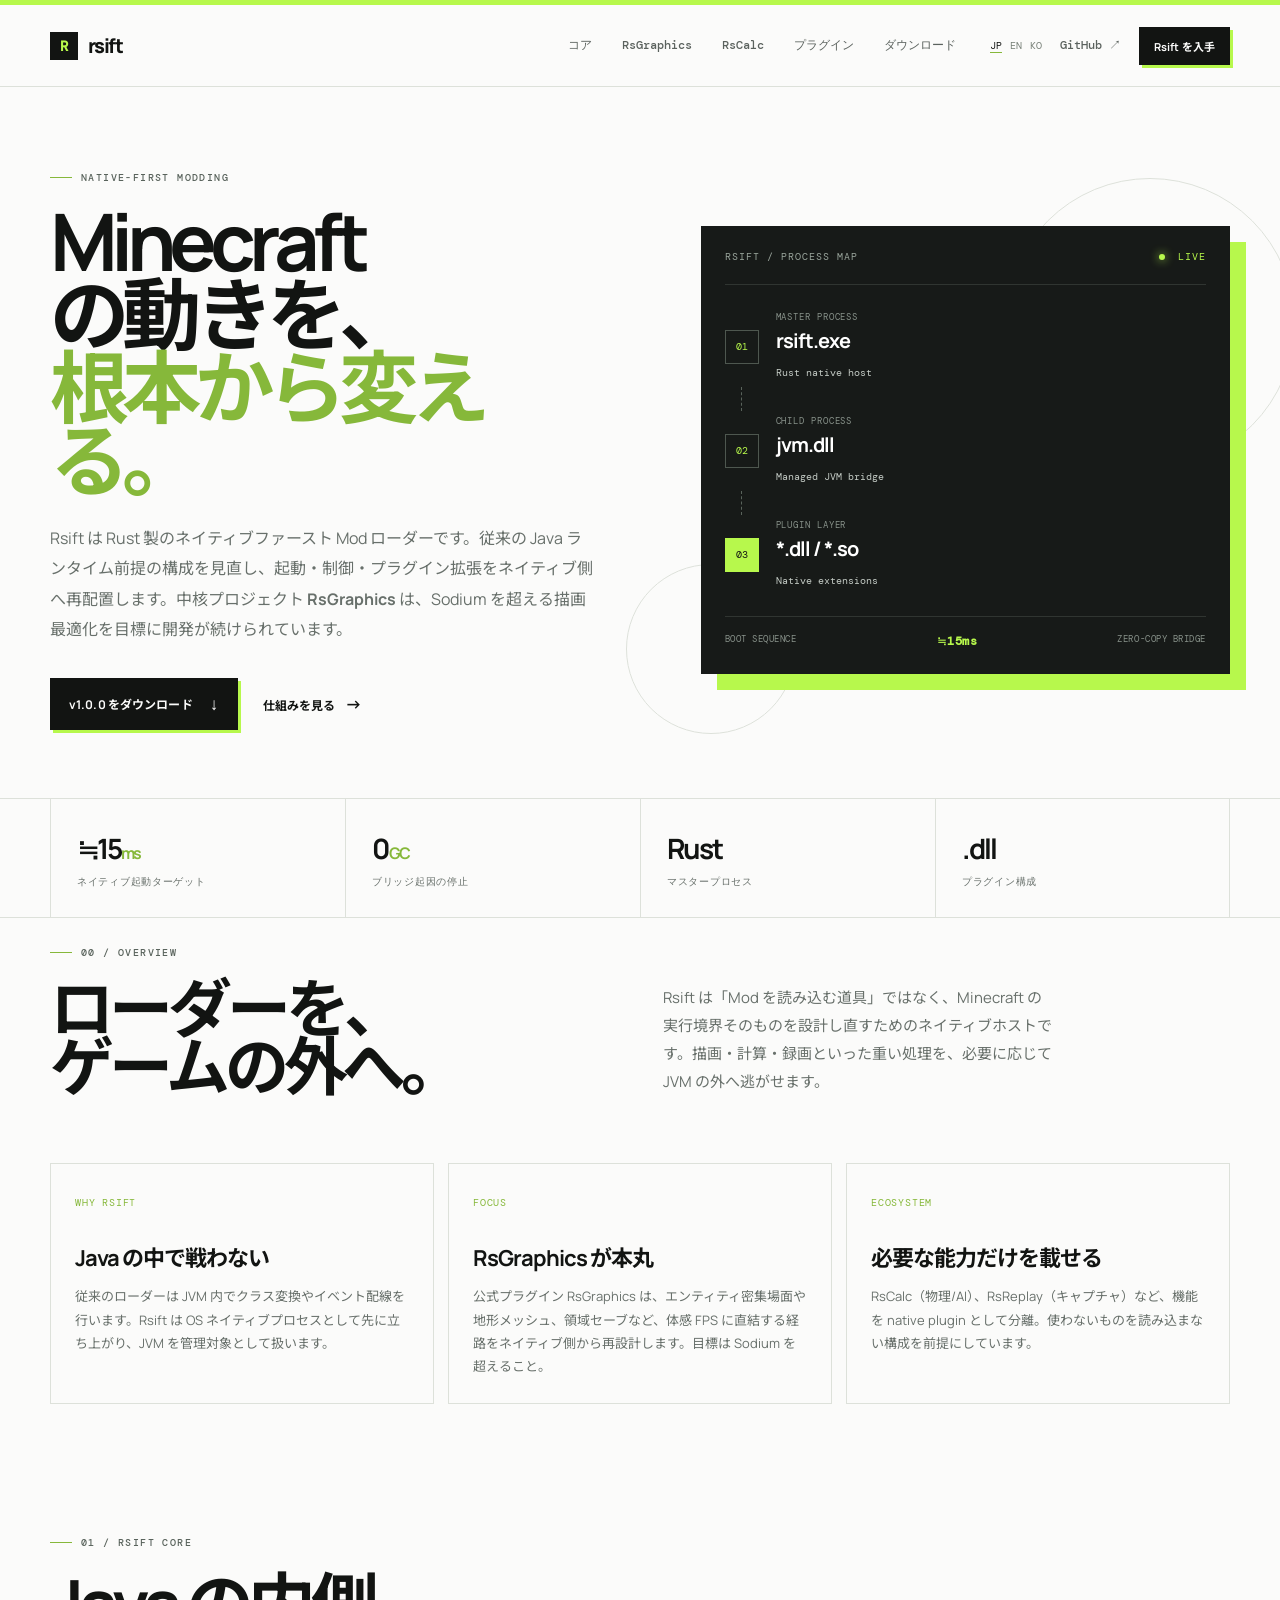
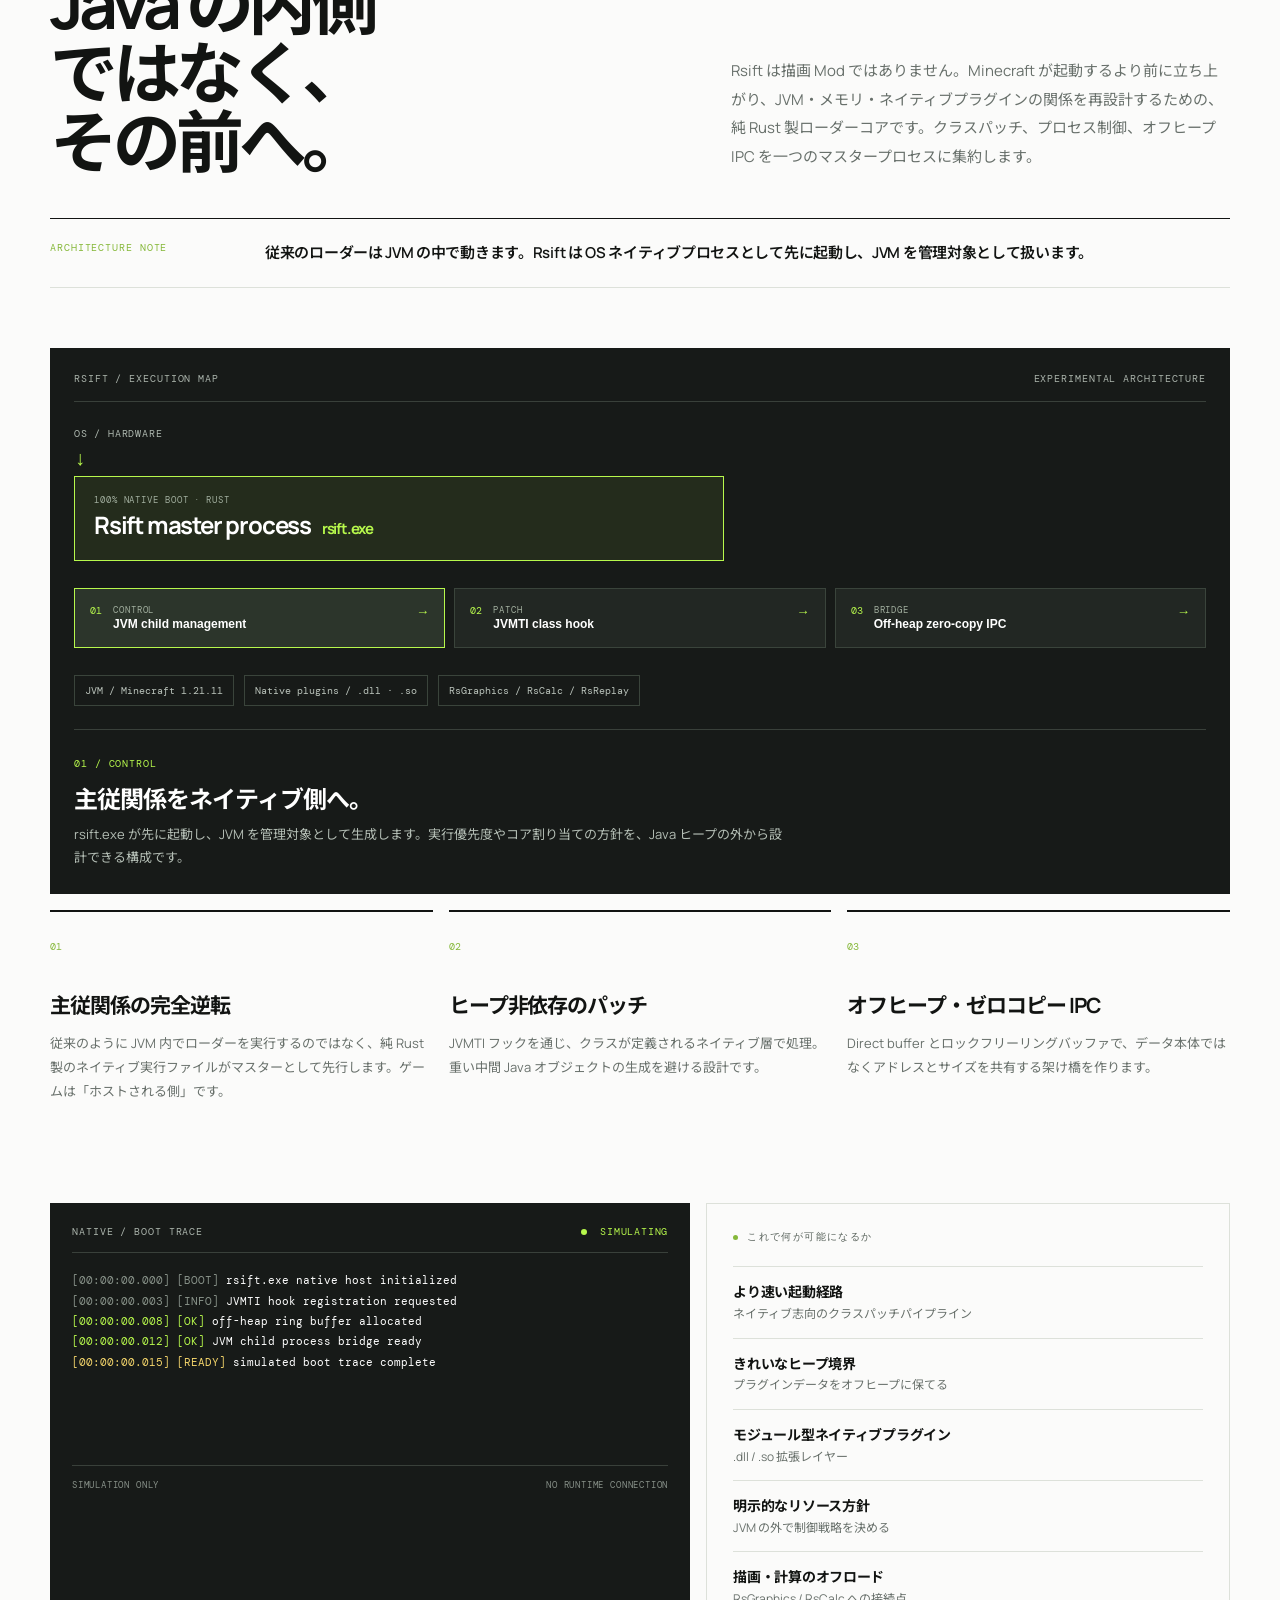
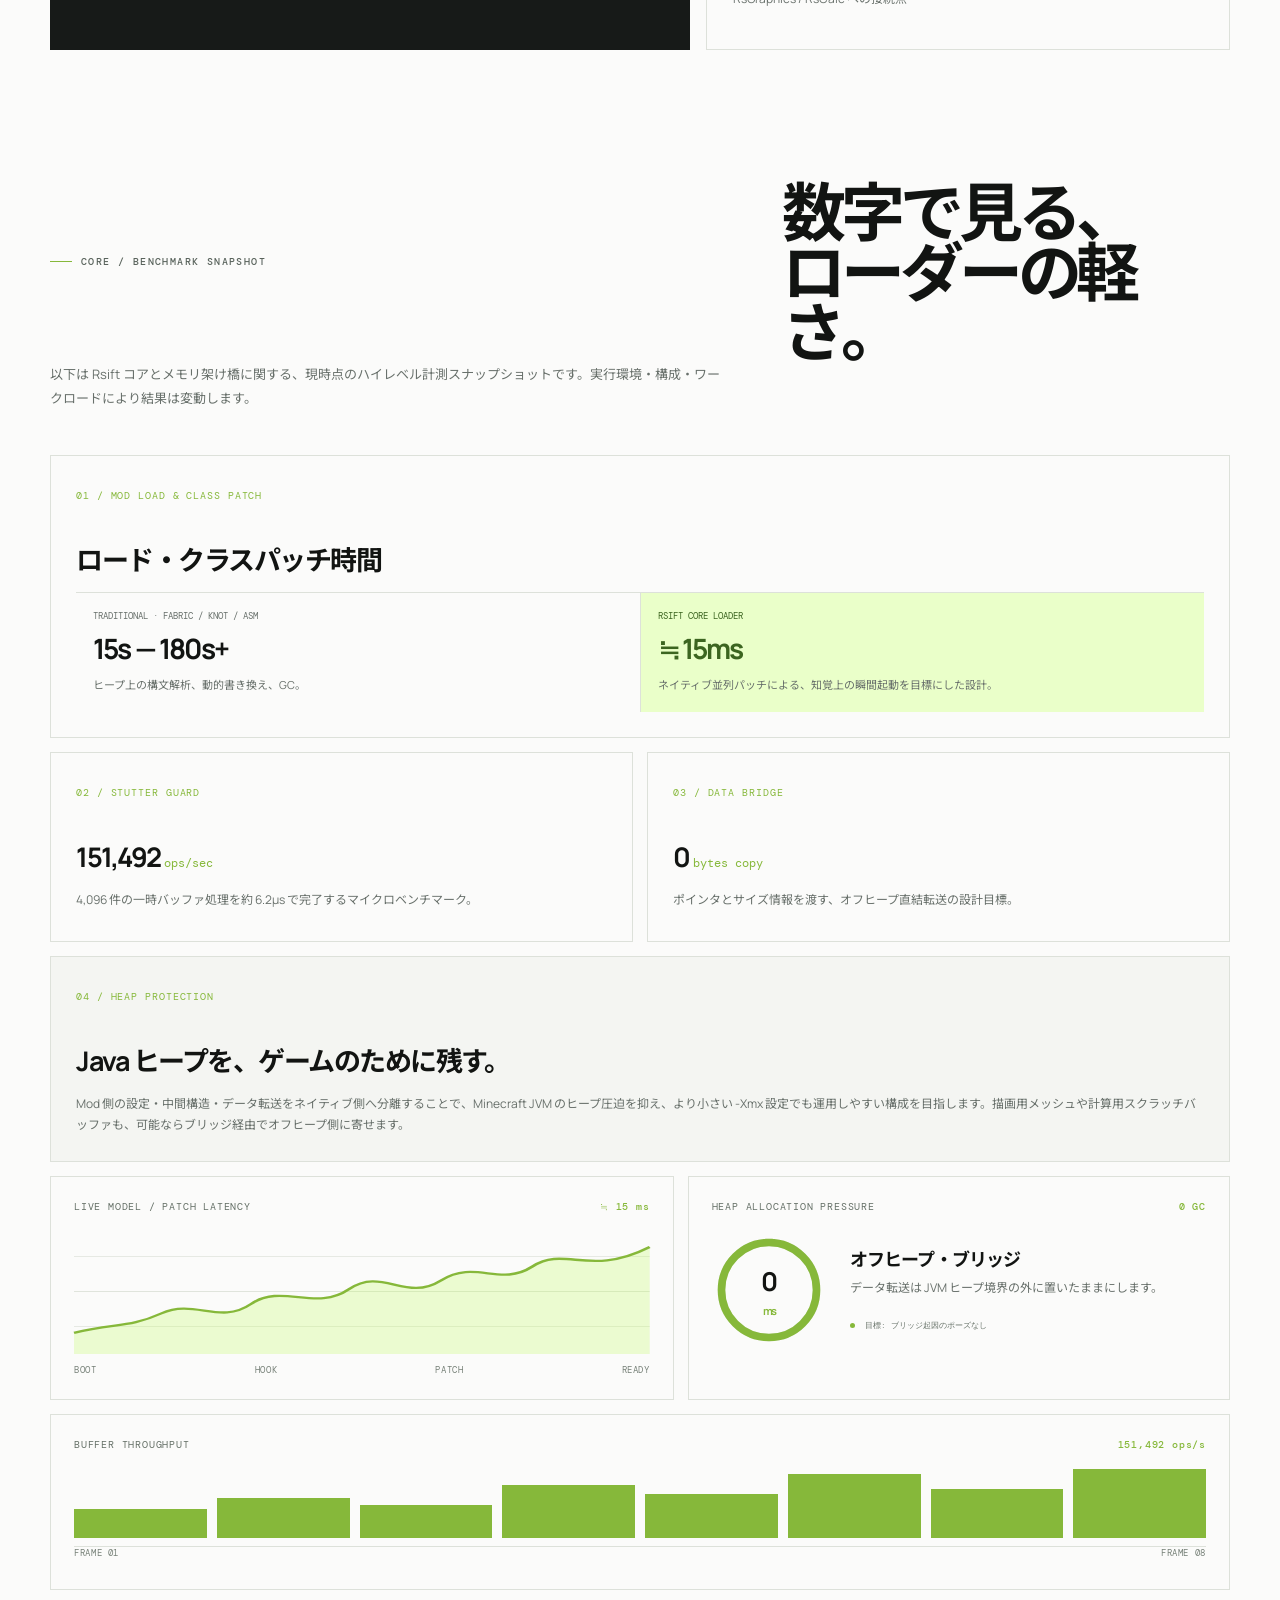
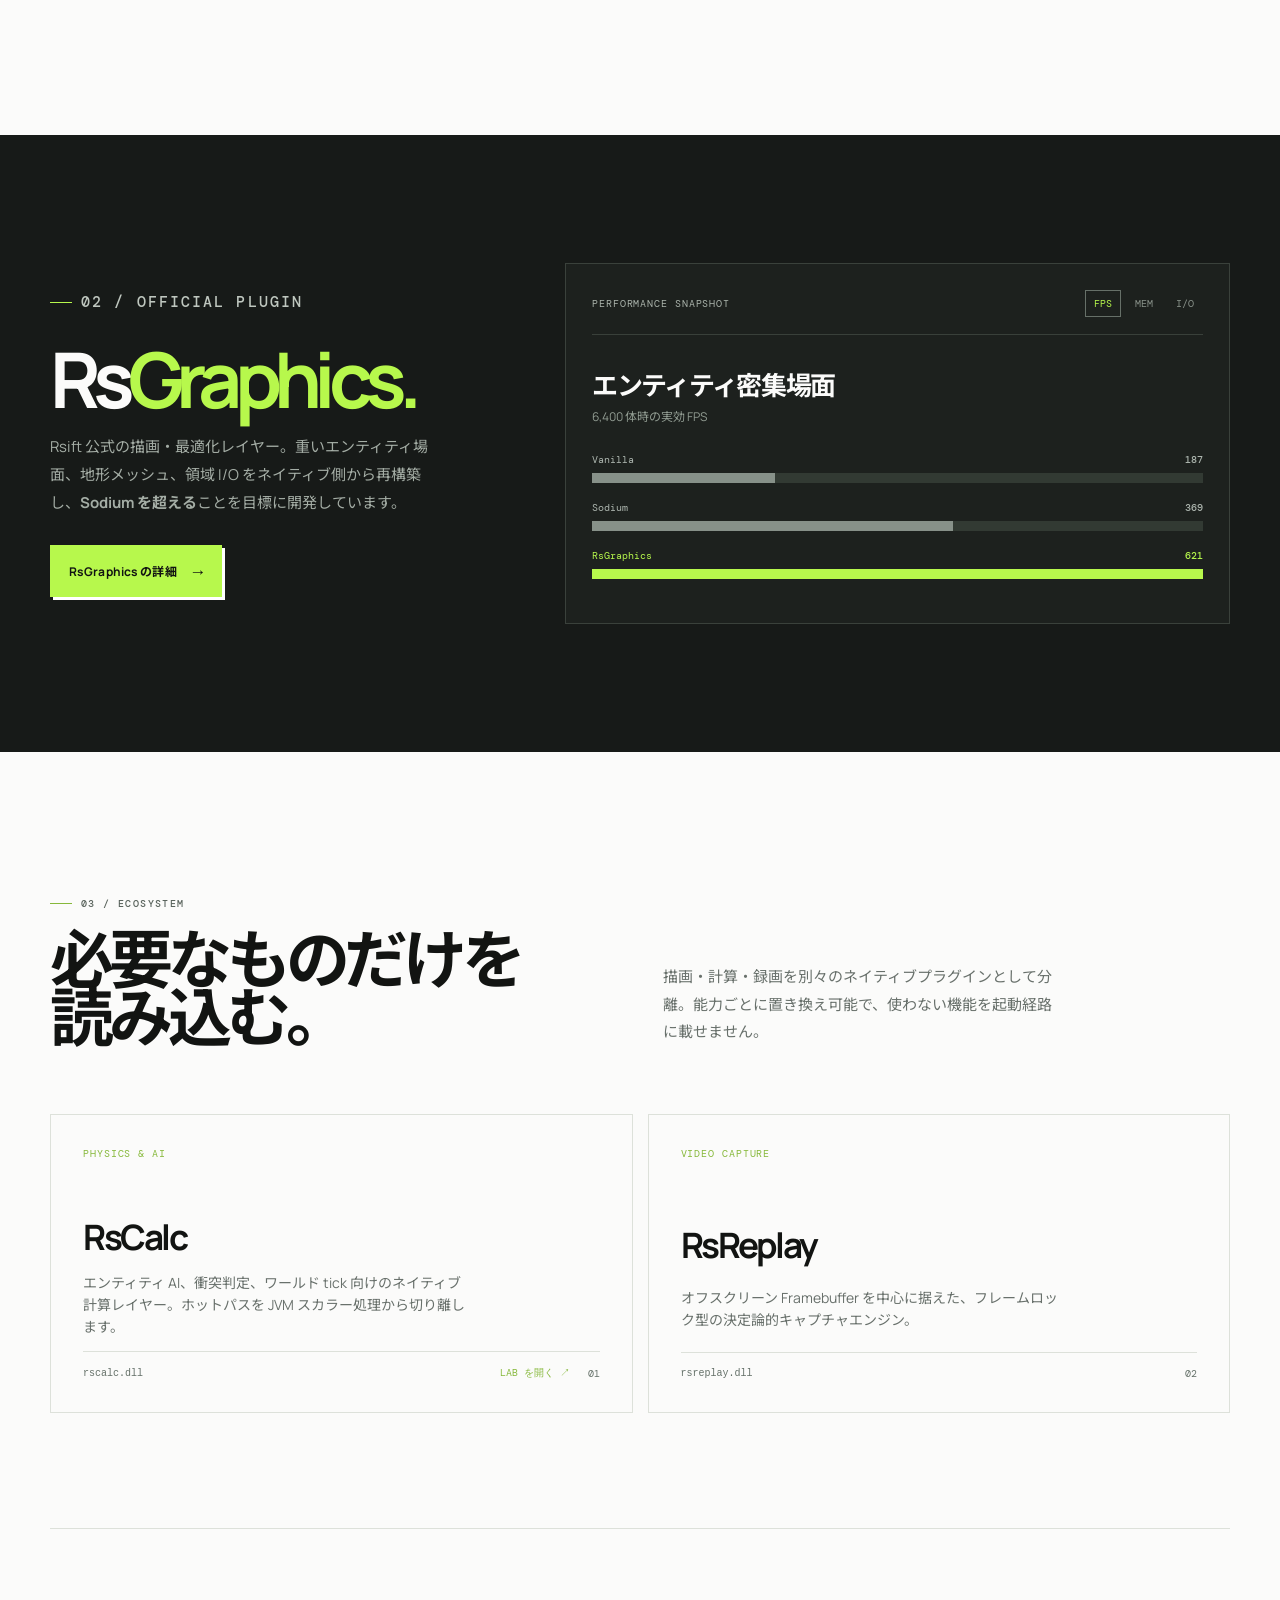
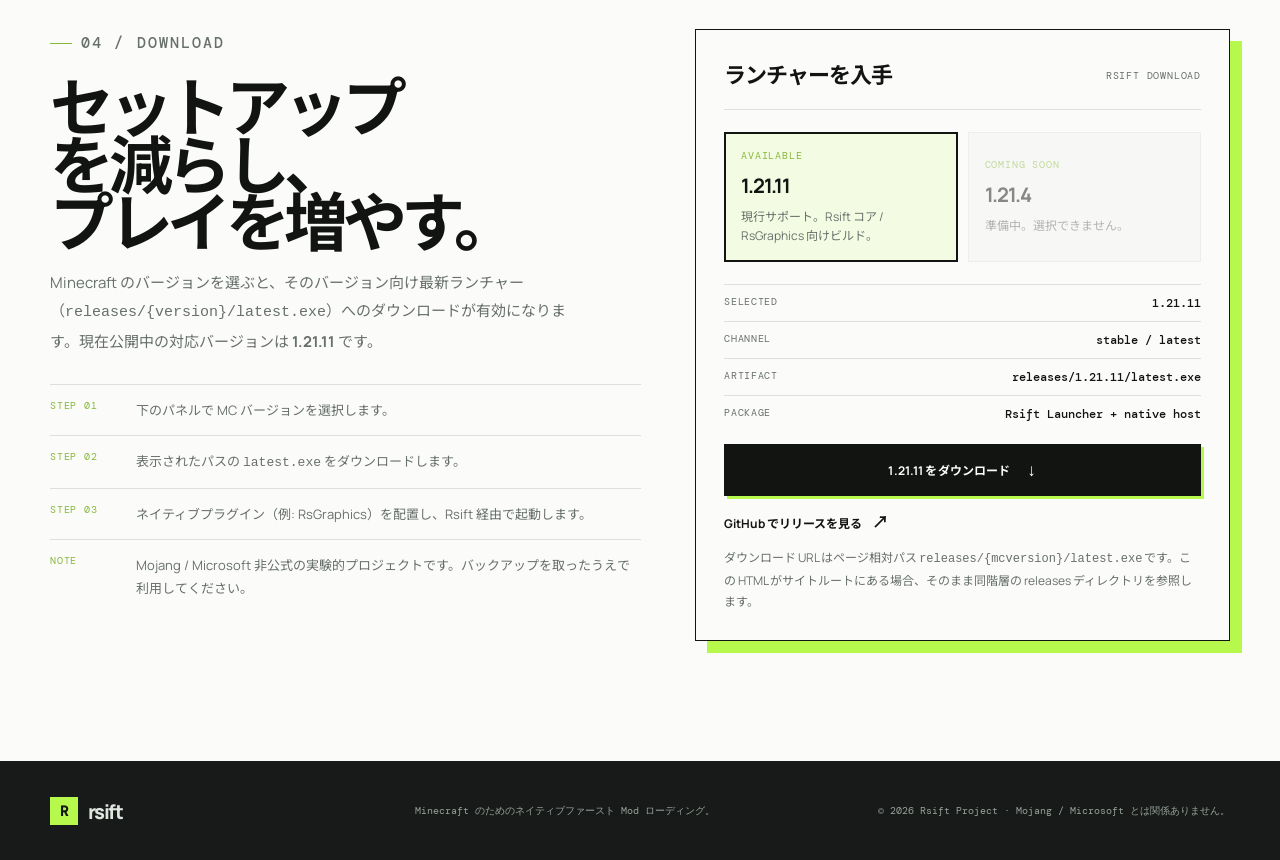
<file: index.html>
<!doctype html>
<html lang="ja">
<head>
  <meta charset="utf-8">
  <meta name="viewport" content="width=device-width,initial-scale=1">
  <meta name="theme-color" content="#fbfbfa">
  <title>Rsift — ネイティブ Minecraft Mod ローダー</title>
  <meta name="description" content="Rust で構築されたネイティブファーストの Minecraft Mod ローダー。RsGraphics により Sodium を超える描画最適化を目指します。">
<style>
@import url('https://fonts.googleapis.com/css2?family=DM+Mono:wght@400;500&family=Manrope:wght@400;500;600;700;800&family=Noto+Sans+JP:wght@400;500;600;700;900&display=swap');
:root{--ink:#121412;--muted:#68706b;--soft:#f4f5f2;--line:#dde1da;--lime:#b7f84c;--lime-deep:#86b83a;--black:#121412;--white:#fbfbfa;--mono:'DM Mono',monospace;--sans:Manrope,'Noto Sans JP',Arial,sans-serif}*{box-sizing:border-box}html{scroll-behavior:smooth}body{margin:0;background:var(--white);color:var(--ink);font-family:var(--sans);line-height:1.55}a{color:inherit;text-decoration:none}.site-line{height:5px;background:var(--lime)}.shell{width:min(1180px,calc(100% - 56px));margin:auto}.site-header{height:82px;display:flex;align-items:center;border-bottom:1px solid var(--line);background:rgba(251,251,250,.88);backdrop-filter:blur(14px);position:sticky;top:0;z-index:20}.nav-shell{display:flex;align-items:center;justify-content:space-between}.brand{display:flex;align-items:center;gap:10px;font-size:20px;font-weight:800;letter-spacing:-.08em}.brand-mark{width:28px;height:28px;display:grid;place-items:center;background:var(--ink);color:var(--lime);font:700 14px var(--mono);letter-spacing:0}.desktop-nav{display:flex;gap:30px;margin-left:auto;margin-right:34px}.desktop-nav a,.github{font:500 12px var(--mono);color:#5b625e}.desktop-nav a:hover,.github:hover{color:var(--ink)}.nav-right{display:flex;gap:18px;align-items:center}.button{display:inline-flex;gap:16px;align-items:center;justify-content:center;padding:14px 18px;border:1px solid var(--ink);background:var(--ink);color:var(--white);font:700 12px var(--sans);letter-spacing:.01em;transition:transform .2s ease,background .2s;position:relative}.button:hover{transform:translate(-3px,-3px);box-shadow:4px 4px 0 var(--lime)}.button b{font:700 17px var(--mono)}.button.small{padding:10px 14px;font-size:11px}.button:disabled,.button.is-disabled{opacity:.42;pointer-events:none;transform:none!important;box-shadow:none!important}.menu-toggle,.mobile-nav{display:none}.hero{min-height:680px;display:grid;grid-template-columns:1fr .92fr;gap:75px;align-items:center;padding:84px 0 68px}.eyebrow{font:500 10px var(--mono);letter-spacing:.14em;color:#59635c;display:flex;align-items:center;gap:9px;margin:0 0 20px}.eyebrow span{width:22px;height:1px;background:var(--lime-deep)}.eyebrow.light{color:#bfc7bf}.eyebrow.light span{background:var(--lime)}h1,h2,h3,p{margin-top:0}.hero h1{font-size:clamp(55px,6.2vw,91px);line-height:.92;letter-spacing:-.085em;margin-bottom:27px}.hero h1 em{font-style:normal;color:var(--lime-deep)}.hero-text{max-width:545px;color:var(--muted);font-size:16px;line-height:1.9}.actions{display:flex;align-items:center;gap:25px;margin-top:33px}.text-link{font:700 12px var(--sans)}.text-link b{font-size:17px;margin-left:8px}.hero-visual{position:relative}.process-card{background:#171a18;color:white;padding:23px;border:1px solid #171a18;position:relative;z-index:2;box-shadow:16px 16px 0 var(--lime)}.window-top{font:10px var(--mono);letter-spacing:.1em;color:#9aa59c;padding-bottom:21px;border-bottom:1px solid #303531;display:flex;justify-content:space-between}.live{color:var(--lime)}.live i{display:inline-block;width:6px;height:6px;border-radius:50%;background:var(--lime);margin-right:6px;box-shadow:0 0 10px var(--lime);animation:blink 1.5s infinite}.process-flow{padding:26px 0}.process{display:flex;gap:17px;align-items:center}.node{width:34px;height:34px;display:grid;place-items:center;border:1px solid #4e574f;color:var(--lime);font:10px var(--mono)}.process small{display:block;color:#88928a;font:9px var(--mono);letter-spacing:.1em}.process strong{display:block;margin:2px 0;font-size:20px;letter-spacing:-.05em}.process code{color:#c5ccc6;font:10px var(--mono)}.wire{height:24px;border-left:1px dashed #59635b;margin:4px 0 4px 16px}.process.plugin .node{background:var(--lime);color:var(--ink);border-color:var(--lime)}.process-foot{border-top:1px solid #303531;padding-top:16px;display:flex;justify-content:space-between;color:#88928a;font:9px var(--mono);letter-spacing:.06em}.process-foot b{color:var(--lime);font-size:12px}.orbit{position:absolute;border:1px solid var(--line);border-radius:50%;z-index:0}.o1{width:290px;height:290px;right:-65px;top:-48px}.o2{width:170px;height:170px;left:-75px;bottom:-60px}.metrics{border-top:1px solid var(--line);border-bottom:1px solid var(--line)}.metric-grid{display:grid;grid-template-columns:repeat(4,1fr)}.metric-grid>div{padding:28px 26px;border-left:1px solid var(--line)}.metric-grid>div:last-child{border-right:1px solid var(--line)}.metric-grid strong{display:block;font-size:28px;letter-spacing:-.07em}.metric-grid strong span{font-size:16px;color:var(--lime-deep)}.metric-grid p{margin:5px 0 0;color:var(--muted);font:10px var(--mono);letter-spacing:.07em}.section{padding:145px 0}.section-intro{display:grid;grid-template-columns:1fr 1fr;column-gap:45px;margin-bottom:68px}.section-intro .eyebrow{grid-column:1}.section-intro h2{grid-column:1;font-size:clamp(44px,5vw,72px);line-height:.91;letter-spacing:-.08em;margin:0}.section-intro>p:last-child{align-self:end;color:var(--muted);font-size:15px;line-height:1.85;max-width:390px;margin:0}.feature-list{border-top:1px solid var(--line)}.feature{display:grid;grid-template-columns:100px 1fr 40px;gap:25px;padding:26px 0;border-bottom:1px solid var(--line);align-items:start}.feature>span{font:11px var(--mono);color:var(--lime-deep)}.feature h3{font-size:24px;letter-spacing:-.055em;margin:0 0 7px}.feature p{color:var(--muted);font-size:14px;max-width:650px;margin:0}.feature>b{font:20px var(--mono);color:var(--lime-deep)}.graphics{background:#171a18;color:var(--white);padding:128px 0}.graphics-layout{display:grid;grid-template-columns:.78fr 1.22fr;gap:90px;align-items:center}.graphics-title h2{font-size:clamp(53px,6vw,87px);letter-spacing:-.1em;line-height:.85;margin:0 0 22px}.graphics-title h2 span{color:var(--lime)}.graphics-title>p{max-width:385px;color:#a4ada5;font-size:15px;line-height:1.85;margin-bottom:29px}.inverted{background:var(--lime);color:var(--ink);border-color:var(--lime)}.inverted:hover{box-shadow:4px 4px 0 #fff}.benchmark{border:1px solid #3a413b;padding:26px;background:#1d211e}.benchmark-head{display:flex;justify-content:space-between;align-items:center;border-bottom:1px solid #39403a;padding-bottom:17px;color:#aab3ab;font:10px var(--mono);letter-spacing:.09em}.tabs{display:flex;gap:5px}.tab{border:1px solid transparent;background:transparent;color:#89928a;font:10px var(--mono);padding:6px 8px;cursor:pointer}.tab.active{border-color:#667068;color:var(--lime)}.bench-panel{display:none;padding-top:30px}.bench-panel.active{display:block;animation:appear .25s ease}.bench-panel h3{font-size:26px;letter-spacing:-.05em;margin:0 0 3px}.bench-panel>p{color:#929d93;font-size:12px;margin-bottom:26px}.bars>div{margin:0 0 18px}.bars label{display:flex;justify-content:space-between;color:#aeb7b0;font:10px var(--mono);margin-bottom:7px}.bars label b{font-weight:500}.bars i{display:block;height:10px;background:#323a33}.bars em{display:block;height:100%;width:var(--w);background:#879189;transition:width .8s cubic-bezier(.2,.8,.2,1)}.bars .highlight label{color:var(--lime)}.bars .highlight em{background:var(--lime)}.plugins{padding-bottom:115px}.plugin-grid{display:grid;grid-template-columns:1fr 1fr;gap:15px}.plugin-card{border:1px solid var(--line);padding:32px;min-height:260px;display:flex;flex-direction:column;justify-content:space-between;transition:border-color .2s,background .2s}.plugin-card:hover{border-color:#849185;background:#f6f8f3}.plugin-kind{font:10px var(--mono);color:var(--lime-deep);letter-spacing:.09em}.plugin-card h3{font-size:35px;letter-spacing:-.07em;margin:50px 0 8px}.plugin-card p{color:var(--muted);font-size:14px;max-width:390px}.plugin-card footer{border-top:1px solid var(--line);padding-top:14px;display:flex;justify-content:space-between;align-items:center;color:#647068;font:10px var(--mono)}.install-section{border-top:1px solid var(--line);padding:100px 0 120px}.install-layout{display:grid;grid-template-columns:1.05fr .95fr;gap:54px;align-items:start}.install-copy h2{font-size:clamp(44px,5vw,70px);letter-spacing:-.085em;line-height:.9;margin:0 0 18px}.install-copy>p{color:var(--muted);font-size:15px;line-height:1.9;max-width:520px}.install-points{margin:28px 0 0;padding:0;list-style:none}.install-points li{border-top:1px solid var(--line);padding:14px 0;display:grid;grid-template-columns:72px 1fr;gap:14px}.install-points b{font:10px var(--mono);color:var(--lime-deep);letter-spacing:.08em}.install-points span{color:var(--muted);font-size:13px;line-height:1.7}.download-panel{border:1px solid var(--ink);background:var(--white);padding:28px;box-shadow:12px 12px 0 var(--lime)}.download-panel-head{display:flex;justify-content:space-between;gap:12px;align-items:center;border-bottom:1px solid var(--line);padding-bottom:16px;margin-bottom:22px}.download-panel-head h3{margin:0;font-size:22px;letter-spacing:-.045em}.download-panel-head span{font:10px var(--mono);color:var(--muted);letter-spacing:.08em}.version-grid{display:grid;grid-template-columns:repeat(2,1fr);gap:10px;margin-bottom:22px}.version-card{border:1px solid var(--line);background:var(--soft);padding:16px;text-align:left;cursor:pointer;transition:.2s;font:inherit;color:inherit}.version-card:hover{border-color:#849185}.version-card.active{border-color:var(--ink);background:#f3fce3;box-shadow:inset 0 0 0 1px var(--ink)}.version-card strong{display:block;font-size:20px;letter-spacing:-.05em;margin-bottom:6px}.version-card em{display:block;font-style:normal;font:10px var(--mono);color:var(--lime-deep);letter-spacing:.08em;margin-bottom:8px}.version-card p{margin:0;color:var(--muted);font-size:12px;line-height:1.6}.version-card:disabled,.version-card.is-disabled{opacity:.5;cursor:not-allowed;box-shadow:none}.download-meta{display:grid;gap:10px;margin-bottom:22px}.download-meta .row{display:flex;justify-content:space-between;gap:12px;border-top:1px solid var(--line);padding-top:10px;font-size:12px}.download-meta .row span{color:var(--muted);font:10px var(--mono);letter-spacing:.07em}.download-meta .row b{font:500 12px var(--mono);color:var(--ink);text-align:right;word-break:break-all}.download-actions{display:flex;flex-direction:column;gap:12px}.download-note{margin:14px 0 0;color:var(--muted);font-size:12px;line-height:1.75}.footer{padding:35px 0;background:#171a18;color:#dfe5df}.footer-inner{display:grid;grid-template-columns:1fr 1fr 1.3fr;align-items:center;gap:20px}.footer .brand-mark{background:var(--lime);color:var(--ink)}.footer p{font:10px var(--mono);color:#98a299;margin:0}.footer p:last-child{text-align:right}@keyframes blink{50%{opacity:.28}}@keyframes appear{from{opacity:0;transform:translateY(5px)}to{opacity:1;transform:none}}.reveal{opacity:0;transform:translateY(22px);transition:.7s cubic-bezier(.2,.8,.2,1)}.reveal.in{opacity:1;transform:none}@media(max-width:850px){.desktop-nav,.github{display:none}.hero,.graphics-layout,.install-layout{grid-template-columns:1fr;gap:54px}.hero{padding:65px 0}.hero-copy{max-width:650px}.hero-visual{max-width:570px}.section{padding:94px 0}.section-intro{grid-template-columns:1fr}.section-intro h2{margin-bottom:22px}.metric-grid{grid-template-columns:1fr 1fr}.metric-grid>div:nth-child(3){border-left:0}.footer-inner{grid-template-columns:1fr;gap:18px}.footer p:last-child{text-align:left}.menu-toggle{display:flex;width:33px;height:30px;padding:0;border:0;background:none;flex-direction:column;justify-content:center;gap:6px}.menu-toggle i{width:22px;height:1px;background:var(--ink);display:block;transition:.25s}.mobile-nav{display:flex;position:absolute;top:82px;left:0;right:0;background:var(--white);border-bottom:1px solid var(--line);padding:17px 28px;flex-direction:column;gap:14px;opacity:0;visibility:hidden;transform:translateY(-8px);transition:.25s}.site-header.menu-open .mobile-nav{opacity:1;visibility:visible;transform:none}.site-header.menu-open .menu-toggle i:first-child{transform:translateY(3.5px) rotate(45deg)}.site-header.menu-open .menu-toggle i:last-child{transform:translateY(-3.5px) rotate(-45deg)}.mobile-nav a{font:500 12px var(--mono);color:var(--muted)}}@media(max-width:560px){.shell{width:min(100% - 36px,1180px)}.site-header{height:70px}.mobile-nav{top:70px}.brand{font-size:19px}.nav-right{gap:13px}.button.small{display:none}.hero h1{font-size:55px}.actions{align-items:flex-start;flex-direction:column;gap:17px}.process-card{padding:18px;box-shadow:9px 9px 0 var(--lime)}.process strong{font-size:17px}.metrics .shell{width:100%}.metric-grid>div{padding:20px 18px}.metric-grid strong{font-size:23px}.section-intro{margin-bottom:45px}.feature{grid-template-columns:45px 1fr 20px;gap:11px}.feature h3{font-size:20px}.graphics{padding:84px 0}.benchmark{padding:18px}.bench-panel h3{font-size:22px}.plugin-grid{grid-template-columns:1fr}.plugin-card{min-height:230px}.install-section{padding:72px 0}.version-grid{grid-template-columns:1fr}.download-panel{padding:20px;box-shadow:8px 8px 0 var(--lime)}.footer{padding:30px 0}.footer-inner{gap:12px}}

/* Rsift Core deep-dive */
.core-section{padding-top:132px}.core-hero{display:grid;grid-template-columns:1.1fr .9fr;gap:70px;align-items:end;margin-bottom:42px}.core-hero h2{font-size:clamp(44px,5.3vw,76px);line-height:1.02;letter-spacing:-.075em;margin:0}.core-hero>p{color:var(--muted);font-size:15px;line-height:1.9;margin:0 0 5px}.core-statement{border-top:1px solid var(--ink);border-bottom:1px solid var(--line);padding:22px 0;display:grid;grid-template-columns:190px 1fr;gap:25px;margin-bottom:60px}.core-statement span,.arch-board-head,.lab-top,.lab-foot,.bench-card>span{font:10px var(--mono);letter-spacing:.09em;color:var(--lime-deep)}.core-statement p{font-weight:600;font-size:15px;letter-spacing:-.02em;margin:0}.architecture-board{background:#171a18;color:#fff;padding:24px;margin-bottom:16px}.arch-board-head{display:flex;justify-content:space-between;color:#aab3ab;border-bottom:1px solid #39403a;padding-bottom:16px}.arch-map{padding:25px 0 0}.arch-os{font:10px var(--mono);letter-spacing:.08em;color:#aeb8af}.arch-arrow{color:var(--lime);font:20px var(--mono);line-height:1.1;margin:7px 0}.arch-master{border:1px solid var(--lime);background:rgba(183,248,76,.08);padding:17px 19px;max-width:650px}.arch-master small,.arch-node small{display:block;color:#a2af9f;font:9px var(--mono);letter-spacing:.1em}.arch-master strong{display:block;font-size:24px;letter-spacing:-.05em}.arch-master em{font-style:normal;color:var(--lime);font-size:15px;margin-left:7px}.arch-branches{display:grid;grid-template-columns:repeat(3,1fr);gap:9px;margin:27px 0}.arch-node{background:#222723;border:1px solid #3a443b;color:#fff;text-align:left;padding:15px;display:flex;gap:11px;align-items:flex-start;cursor:pointer;transition:.2s}.arch-node:hover,.arch-node.active{background:#2c352b;border-color:var(--lime)}.arch-node b{font:10px var(--mono);color:var(--lime)}.arch-node span{font-size:12px;font-weight:700;line-height:1.35}.arch-node i{margin-left:auto;color:var(--lime);font-style:normal}.arch-output{display:flex;gap:10px;flex-wrap:wrap}.arch-output span{border:1px solid #3a443b;padding:8px 10px;color:#bbc4bc;font:10px var(--mono)}.arch-detail{border-top:1px solid #39403a;padding-top:19px;margin-top:23px}.arch-detail>span{color:var(--lime);font:10px var(--mono);letter-spacing:.09em}.arch-detail h3{font-size:24px;letter-spacing:-.04em;margin:6px 0}.arch-detail p{color:#b4beb5;font-size:13px;max-width:710px;line-height:1.8;margin:0}.core-pillars{display:grid;grid-template-columns:repeat(3,1fr);gap:16px;margin-bottom:80px}.core-pillar{border-top:2px solid var(--ink);padding:20px 0}.core-pillar>span{font:10px var(--mono);color:var(--lime-deep)}.core-pillar h3{font-size:21px;letter-spacing:-.05em;margin:32px 0 10px}.core-pillar p{color:var(--muted);font-size:13px;line-height:1.85;margin:0}.lab-grid{display:grid;grid-template-columns:1.1fr .9fr;gap:16px;margin-bottom:132px}.core-lab{background:#171a18;padding:22px;color:#fff}.lab-top{display:flex;justify-content:space-between;align-items:center;color:#abb4ac;border-bottom:1px solid #39403a;padding-bottom:14px}.lab-top button{background:var(--lime);border:0;color:var(--ink);padding:7px 9px;font:500 10px var(--mono);cursor:pointer}.lab-top button b{font-size:13px}.boot-log{height:212px;padding:17px 0;font:11px/1.85 var(--mono);overflow:auto}.boot-log p{margin:0}.boot-log .ok{color:var(--lime)}.boot-log .dim{color:#89938a}.boot-log .warn{color:#f4d56b}.boot-log .muted{color:#778078}.lab-foot{border-top:1px solid #39403a;padding-top:13px;color:#879088;display:flex;justify-content:space-between;font-size:9px}.core-summary{border:1px solid var(--line);padding:26px}.core-summary .eyebrow{margin-bottom:22px}.core-summary .eyebrow i{width:5px;height:5px;background:var(--lime-deep);display:inline-block;border-radius:50%}.core-summary ul{list-style:none;padding:0;margin:0}.core-summary li{border-top:1px solid var(--line);padding:14px 0;display:flex;flex-direction:column;gap:2px}.core-summary b{font-size:14px;letter-spacing:-.02em}.core-summary li span{color:var(--muted);font-size:12px}.bench-heading{display:grid;grid-template-columns:1.2fr .8fr;column-gap:60px;margin-bottom:45px}.bench-heading .eyebrow{grid-column:1}.bench-heading h2{font-size:clamp(42px,5vw,70px);letter-spacing:-.08em;line-height:.94;margin:0}.bench-heading>p:last-child{color:var(--muted);font-size:13px;line-height:1.85;align-self:end;margin:0}.core-bench{display:grid;grid-template-columns:repeat(2,1fr);gap:14px}.bench-card{border:1px solid var(--line);padding:25px;min-height:190px}.bench-card.wide{grid-column:span 2}.bench-card.full{grid-column:span 2;background:var(--soft)}.bench-card h3{font-size:27px;letter-spacing:-.055em;margin:33px 0 11px}.bench-card h3 small{font:12px var(--mono);color:var(--lime-deep);letter-spacing:0}.bench-card p{color:var(--muted);font-size:12px;line-height:1.8;margin:0}.compare-row{display:grid;grid-template-columns:1fr 1fr;gap:1px;background:var(--line);border-top:1px solid var(--line)}.compare-row>div{background:var(--white);padding:17px}.compare-row small{font:9px var(--mono);color:var(--muted);display:block}.compare-row b{display:block;font-size:28px;letter-spacing:-.065em;margin:5px 0}.compare-row p{font-size:11px}.compare-row .result{background:#eaffc9}.compare-row .result small,.compare-row .result b{color:#3c6520}
@media(max-width:850px){.core-hero,.lab-grid{grid-template-columns:1fr;gap:25px}.core-statement{grid-template-columns:1fr;gap:8px}.arch-branches{grid-template-columns:1fr}.core-pillars{grid-template-columns:1fr}.bench-heading{grid-template-columns:1fr;gap:22px}.bench-heading h2{margin:0}.core-section{padding-top:90px}}@media(max-width:560px){.core-statement{margin-bottom:38px}.architecture-board{padding:17px}.arch-board-head{gap:10px;font-size:8px}.arch-master strong{font-size:19px}.arch-master em{display:block;margin:3px 0 0}.core-pillars{margin-bottom:55px}.lab-grid{margin-bottom:85px}.core-bench,.compare-row{grid-template-columns:1fr}.bench-card.wide,.bench-card.full{grid-column:span 1}.compare-row{gap:1px}.bench-card{min-height:0}.lab-foot{font-size:8px}.core-hero h2{font-size:43px}}

.button{box-shadow:3px 3px 0 var(--lime)!important;transition:transform .22s cubic-bezier(.2,.8,.2,1),box-shadow .22s cubic-bezier(.2,.8,.2,1),background .2s!important}.button:hover{transform:translate(-3px,-3px)!important;box-shadow:9px 9px 0 var(--lime)!important}.inverted{box-shadow:3px 3px 0 #fff!important}.inverted:hover{box-shadow:9px 9px 0 #fff!important}.telemetry-grid{display:grid;grid-template-columns:1.15fr 1fr;gap:14px;margin-top:14px}.telemetry-card{border:1px solid var(--line);padding:23px;min-height:220px}.telemetry-card.throughput-card{grid-column:span 2;min-height:176px}.telemetry-head{display:flex;justify-content:space-between;gap:12px;color:#657067;font:10px var(--mono);letter-spacing:.08em}.telemetry-head b{color:var(--lime-deep);font-weight:500}.latency-graph{width:100%;height:125px;margin:15px 0 3px;overflow:visible}.gridline{stroke:#e0e4dc;stroke-width:1}.area{fill:rgba(183,248,76,.24)}.trend{fill:none;stroke:var(--lime-deep);stroke-width:3;stroke-dasharray:720;stroke-dashoffset:720;animation:drawTrend 2.8s cubic-bezier(.2,.8,.2,1) forwards}.graph-axis{display:flex;justify-content:space-between;color:#778178;font:9px var(--mono);letter-spacing:.07em}.ring-layout{display:grid;grid-template-columns:118px 1fr;gap:20px;align-items:center;padding-top:20px}.ring{position:relative;width:114px;height:114px}.ring svg{width:100%;height:100%;transform:rotate(-90deg)}.ring circle{fill:none;stroke:#e4e9e1;stroke-width:8}.ring .ring-progress{stroke:var(--lime-deep);stroke-linecap:square;stroke-dasharray:314;stroke-dashoffset:38;animation:ringIn 1.6s ease forwards}.ring strong{position:absolute;inset:0;display:grid;place-content:center;font-size:26px;letter-spacing:-.08em}.ring strong span{font-size:11px;color:var(--lime-deep);margin-left:2px}.ring-layout h3{font-size:18px;letter-spacing:-.045em;margin:0 0 5px}.ring-layout p{color:var(--muted);font-size:12px;line-height:1.6;margin:0 0 12px}.ring-layout small{font:8px var(--mono);color:#667167}.ring-layout small i{display:inline-block;width:5px;height:5px;background:var(--lime-deep);border-radius:50%;margin-right:5px}.vertical-bars{height:96px;display:flex;align-items:end;gap:10px;padding:18px 0 8px;border-bottom:1px solid var(--line)}.vertical-bars i{display:block;flex:1;height:0;background:var(--lime-deep);animation:barRise .8s cubic-bezier(.2,.8,.2,1) forwards}.vertical-bars i:nth-child(2){animation-delay:.08s}.vertical-bars i:nth-child(3){animation-delay:.16s}.vertical-bars i:nth-child(4){animation-delay:.24s}.vertical-bars i:nth-child(5){animation-delay:.32s}.vertical-bars i:nth-child(6){animation-delay:.4s}.vertical-bars i:nth-child(7){animation-delay:.48s}.vertical-bars i:nth-child(8){animation-delay:.56s}@keyframes drawTrend{to{stroke-dashoffset:0}}@keyframes ringIn{from{stroke-dashoffset:314}to{stroke-dashoffset:38}}@keyframes barRise{to{height:var(--h)}}@media(max-width:680px){.telemetry-grid{grid-template-columns:1fr}.telemetry-card.throughput-card{grid-column:span 1}.telemetry-head{font-size:8px}.ring-layout{gap:13px;grid-template-columns:105px 1fr}.ring{width:104px;height:104px}.telemetry-card{padding:17px}}

.button::after{content:"";position:absolute;right:-9px;bottom:-9px;width:18px;height:18px;background:transparent;cursor:pointer}.trace-status{color:var(--lime);font:10px var(--mono);letter-spacing:.08em}.trace-status i{width:6px;height:6px;display:inline-block;border-radius:50%;background:var(--lime);margin-right:6px;animation:blink 1.4s infinite}.benchmark-disclaimer{border-left:3px solid var(--lime-deep);background:#f3f7ed;padding:13px 16px;color:#516055;font-size:12px;line-height:1.8;margin:0 0 14px}.ring .ring-progress{stroke-dashoffset:0!important;animation:ringFull 1.6s ease forwards!important}h1,h2,h3{text-wrap:balance}@keyframes ringFull{from{stroke-dashoffset:314}to{stroke-dashoffset:0}}

.language-switch{display:flex;gap:8px;font:10px var(--mono);color:#788178}.language-switch a.active,.language-switch a:hover{color:var(--ink);border-bottom:1px solid var(--lime-deep)}@media(max-width:850px){.language-switch{margin-right:2px}}
.plugin-link{color:var(--lime-deep);font:10px var(--mono);margin-left:auto;margin-right:18px}.plugin-link:hover{text-decoration:underline}

.spa-detail{width:min(1180px,calc(100% - 56px));margin:0 auto;padding:92px 0 120px}.detail-top{display:flex;justify-content:space-between;align-items:center;border-bottom:1px solid var(--line);padding-bottom:17px}.detail-top .eyebrow{margin:0}.detail-close{font:10px var(--mono);color:#647068}.detail-intro{display:grid;grid-template-columns:1fr .8fr;gap:60px;padding:70px 0}.detail-intro h1{font-size:clamp(62px,10vw,135px);line-height:.78;letter-spacing:-.11em;margin:0}.detail-intro h1 span{color:var(--lime-deep)}.detail-intro p{color:var(--muted);font-size:15px;line-height:1.95;align-self:end;margin:0}.detail-grid{display:grid;grid-template-columns:repeat(3,1fr);gap:14px}.detail-grid article{border-top:2px solid var(--ink);padding:22px 0 8px}.detail-grid span{font:10px var(--mono);color:var(--lime-deep)}.detail-grid h2{font-size:23px;letter-spacing:-.055em;margin:33px 0 9px}.detail-grid p{font-size:13px;line-height:1.85;color:var(--muted);margin:0}.detail-bench{margin-top:90px;padding:40px;background:var(--soft);border:1px solid var(--line)}.detail-bench-head{display:grid;grid-template-columns:1fr .9fr;gap:35px;align-items:end;margin-bottom:30px}.detail-bench-head h2{font-size:clamp(40px,5vw,68px);letter-spacing:-.085em;line-height:.88;margin:0}.detail-bench-head .benchmark-disclaimer{margin:0}.detail-chart>div{margin:18px 0}.detail-chart label{display:flex;justify-content:space-between;font:11px var(--mono);margin-bottom:7px}.detail-chart i{display:block;height:14px;background:#e1e5de}.detail-chart em{height:100%;width:0;display:block;background:#7d897f;animation:routeBar .9s cubic-bezier(.2,.8,.2,1) forwards}.detail-chart .best label{color:#5b8c1e;font-weight:700}.detail-chart .best em{background:var(--lime)}.detail-stats{margin-top:36px;border-top:1px solid var(--line);display:grid;grid-template-columns:repeat(3,1fr)}.detail-stats div{padding:18px;border-right:1px solid var(--line)}.detail-stats div:last-child{border-right:0}.detail-stats b{display:block;font-size:25px;letter-spacing:-.06em}.detail-stats span{font:9px var(--mono);color:var(--muted)}.calc-tabs{display:flex;gap:5px;margin-bottom:25px}.calc-tab{background:transparent;border:1px solid var(--line);padding:8px 10px;font:10px var(--mono);cursor:pointer}.calc-tab.active{background:var(--ink);color:#fff;border-color:var(--ink)}.calc-row{display:grid;grid-template-columns:220px 1fr 105px;gap:15px;align-items:center;padding:10px 0}.calc-row label{font-size:11px;font-weight:700}.calc-row label small{display:block;color:var(--muted);font:9px var(--mono);margin-top:3px}.calc-row i{height:11px;background:#e0e5de;display:block}.calc-row em{height:100%;display:block;background:var(--lime-deep);width:0;transition:width .8s cubic-bezier(.2,.8,.2,1)}.calc-row b{font:11px var(--mono);color:#567c22;text-align:right}@keyframes routeBar{to{width:var(--rw)}}@media(max-width:700px){.spa-detail{width:min(100% - 36px,1180px);padding:62px 0 82px}.detail-intro,.detail-bench-head{grid-template-columns:1fr;gap:25px}.detail-intro{padding:48px 0}.detail-grid{grid-template-columns:1fr}.detail-bench{padding:21px;margin-top:60px}.detail-stats{grid-template-columns:1fr}.detail-stats div{border-right:0;border-bottom:1px solid var(--line)}.calc-row{grid-template-columns:115px 1fr 60px;gap:8px}.calc-row label{font-size:9px}.calc-row b{font-size:8px}}

.spa-detail.route-enter{animation:routeEnter .55s cubic-bezier(.2,.8,.2,1) both}.home-route-enter{animation:routeEnter .45s cubic-bezier(.2,.8,.2,1) both}@keyframes routeEnter{from{opacity:0;transform:translateY(22px);filter:blur(4px)}to{opacity:1;transform:none;filter:none}}@media(max-width:850px){.menu-toggle{display:flex!important;flex-shrink:0!important;visibility:visible!important;opacity:1!important;position:relative;z-index:50}.nav-right{margin-left:auto}.language-switch{flex-shrink:0}.mobile-nav{z-index:40}.mobile-nav a{padding:5px 0}}

.detail-deep{display:grid;grid-template-columns:1fr 1fr;gap:28px;border-top:1px solid var(--line);padding:28px 0 0;margin-top:44px}.detail-deep p{margin:0;color:#556057;font-size:13px;line-height:2}@media(max-width:700px){.detail-deep{grid-template-columns:1fr;gap:16px}}

.about-strip{padding:28px 0 0}.about-grid{display:grid;grid-template-columns:repeat(3,1fr);gap:14px;margin-top:26px}.about-card{border:1px solid var(--line);padding:24px;min-height:180px}.about-card span{font:10px var(--mono);color:var(--lime-deep);letter-spacing:.08em}.about-card h3{font-size:22px;letter-spacing:-.045em;margin:28px 0 10px}.about-card p{margin:0;color:var(--muted);font-size:13px;line-height:1.8}@media(max-width:850px){.about-grid{grid-template-columns:1fr}}
</style>
</head>
<body>
  <div class="site-line"></div>
  <header class="site-header">
    <div class="shell nav-shell">
      <a class="brand" href="#top" aria-label="Rsift ホーム"><span class="brand-mark">R</span><span>rsift</span></a>
      <nav class="desktop-nav" aria-label="メインナビゲーション">
        <a href="#core">コア</a>
        <a href="#rsgraphics">RsGraphics</a>
        <a href="#rscalc">RsCalc</a>
        <a href="#plugins">プラグイン</a>
        <a href="#install">ダウンロード</a>
      </nav>
      <div class="nav-right">
        <div class="language-switch" aria-label="言語">
          <a class="active" href="jp/index.html">JP</a>
          <a href="en/index.html">EN</a>
          <a href="ko/index.html">KO</a>
        </div>
        <a class="github" href="https://github.com/ifuto/arenaforall" target="_blank" rel="noopener">GitHub ↗</a>
        <a class="button small" href="#install">Rsift を入手</a>
        <button class="menu-toggle" aria-label="メニューを開く" aria-expanded="false"><i></i><i></i></button>
      </div>
    </div>
    <nav class="mobile-nav" aria-label="モバイルナビゲーション">
      <a href="#core">コア</a>
      <a href="#rsgraphics">RsGraphics</a>
      <a href="#rscalc">RsCalc</a>
      <a href="#plugins">プラグイン</a>
      <a href="#install">ダウンロード</a>
    </nav>
  </header>

  <main id="top">
    <div id="homeContent">
      <section class="hero shell">
        <div class="hero-copy reveal">
          <p class="eyebrow"><span></span> NATIVE-FIRST MODDING</p>
          <h1>Minecraft の動きを、<br><em>根本から変える。</em></h1>
          <p class="hero-text">Rsift は Rust 製のネイティブファースト Mod ローダーです。従来の Java ランタイム前提の構成を見直し、起動・制御・プラグイン拡張をネイティブ側へ再配置します。中核プロジェクト <strong>RsGraphics</strong> は、Sodium を超える描画最適化を目標に開発が続けられています。</p>
          <div class="actions">
            <a class="button" href="#install">v1.0.0 をダウンロード <b>↓</b></a>
            <a class="text-link" href="#core">仕組みを見る <b>→</b></a>
          </div>
        </div>
        <div class="hero-visual reveal">
          <div class="process-card">
            <div class="window-top"><span>RSIFT / PROCESS MAP</span><span class="live"><i></i> LIVE</span></div>
            <div class="process-flow">
              <div class="process rust"><span class="node">01</span><div><small>MASTER PROCESS</small><strong>rsift.exe</strong><code>Rust native host</code></div></div>
              <div class="wire"></div>
              <div class="process java"><span class="node">02</span><div><small>CHILD PROCESS</small><strong>jvm.dll</strong><code>Managed JVM bridge</code></div></div>
              <div class="wire"></div>
              <div class="process plugin"><span class="node">03</span><div><small>PLUGIN LAYER</small><strong>*.dll / *.so</strong><code>Native extensions</code></div></div>
            </div>
            <div class="process-foot"><span>BOOT SEQUENCE</span><b>≒15ms</b><span>ZERO-COPY BRIDGE</span></div>
          </div>
          <div class="orbit o1"></div>
          <div class="orbit o2"></div>
        </div>
      </section>

      <section class="metrics">
        <div class="shell metric-grid">
          <div><strong>≒15<span>ms</span></strong><p>ネイティブ起動ターゲット</p></div>
          <div><strong>0<span> GC</span></strong><p>ブリッジ起因の停止</p></div>
          <div><strong>Rust</strong><p>マスタープロセス</p></div>
          <div><strong>.dll</strong><p>プラグイン構成</p></div>
        </div>
      </section>

      <section class="section shell about-strip">
        <div class="section-intro reveal">
          <p class="eyebrow"><span></span> 00 / OVERVIEW</p>
          <h2>ローダーを、<br>ゲームの外へ。</h2>
          <p>Rsift は「Mod を読み込む道具」ではなく、Minecraft の実行境界そのものを設計し直すためのネイティブホストです。描画・計算・録画といった重い処理を、必要に応じて JVM の外へ逃がせます。</p>
        </div>
        <div class="about-grid">
          <article class="about-card reveal">
            <span>WHY RSIFT</span>
            <h3>Java の中で戦わない</h3>
            <p>従来のローダーは JVM 内でクラス変換やイベント配線を行います。Rsift は OS ネイティブプロセスとして先に立ち上がり、JVM を管理対象として扱います。</p>
          </article>
          <article class="about-card reveal">
            <span>FOCUS</span>
            <h3>RsGraphics が本丸</h3>
            <p>公式プラグイン RsGraphics は、エンティティ密集場面や地形メッシュ、領域セーブなど、体感 FPS に直結する経路をネイティブ側から再設計します。目標は Sodium を超えること。</p>
          </article>
          <article class="about-card reveal">
            <span>ECOSYSTEM</span>
            <h3>必要な能力だけを載せる</h3>
            <p>RsCalc（物理/AI）、RsReplay（キャプチャ）など、機能を native plugin として分離。使わないものを読み込まない構成を前提にしています。</p>
          </article>
        </div>
      </section>

      <section id="core" class="section core-section shell">
        <div class="core-hero reveal">
          <div>
            <p class="eyebrow"><span></span> 01 / RSIFT CORE</p>
            <h2>Java の内側ではなく、<br>その前へ。</h2>
          </div>
          <p>Rsift は描画 Mod ではありません。Minecraft が起動するより前に立ち上がり、JVM・メモリ・ネイティブプラグインの関係を再設計するための、純 Rust 製ローダーコアです。クラスパッチ、プロセス制御、オフヒープ IPC を一つのマスタープロセスに集約します。</p>
        </div>

        <div class="core-statement reveal">
          <span>ARCHITECTURE NOTE</span>
          <p>従来のローダーは JVM の中で動きます。Rsift は OS ネイティブプロセスとして先に起動し、JVM を管理対象として扱います。</p>
        </div>

        <div class="architecture-board reveal">
          <div class="arch-board-head"><span>RSIFT / EXECUTION MAP</span><span>EXPERIMENTAL ARCHITECTURE</span></div>
          <div class="arch-map">
            <div class="arch-os">OS / HARDWARE</div>
            <div class="arch-arrow">↓</div>
            <div class="arch-master"><small>100% NATIVE BOOT · RUST</small><strong>Rsift master process <em>rsift.exe</em></strong></div>
            <div class="arch-branches">
              <button class="arch-node active" data-core="master"><b>01</b><span><small>CONTROL</small>JVM child management</span><i>→</i></button>
              <button class="arch-node" data-core="patch"><b>02</b><span><small>PATCH</small>JVMTI class hook</span><i>→</i></button>
              <button class="arch-node" data-core="bridge"><b>03</b><span><small>BRIDGE</small>Off-heap zero-copy IPC</span><i>→</i></button>
            </div>
            <div class="arch-output">
              <span>JVM / Minecraft 1.21.11</span>
              <span>Native plugins / .dll · .so</span>
              <span>RsGraphics / RsCalc / RsReplay</span>
            </div>
          </div>
          <div class="arch-detail" id="archDetail">
            <span>01 / CONTROL</span>
            <h3>主従関係をネイティブ側へ。</h3>
            <p>rsift.exe が先に起動し、JVM を管理対象として生成します。実行優先度やコア割り当ての方針を、Java ヒープの外から設計できる構成です。</p>
          </div>
        </div>

        <div class="core-pillars">
          <article class="core-pillar reveal">
            <span>01</span>
            <h3>主従関係の完全逆転</h3>
            <p>従来のように JVM 内でローダーを実行するのではなく、純 Rust 製のネイティブ実行ファイルがマスターとして先行します。ゲームは「ホストされる側」です。</p>
          </article>
          <article class="core-pillar reveal">
            <span>02</span>
            <h3>ヒープ非依存のパッチ</h3>
            <p>JVMTI フックを通じ、クラスが定義されるネイティブ層で処理。重い中間 Java オブジェクトの生成を避ける設計です。</p>
          </article>
          <article class="core-pillar reveal">
            <span>03</span>
            <h3>オフヒープ・ゼロコピー IPC</h3>
            <p>Direct buffer とロックフリーリングバッファで、データ本体ではなくアドレスとサイズを共有する架け橋を作ります。</p>
          </article>
        </div>

        <div class="lab-grid">
          <article class="core-lab reveal">
            <div class="lab-top">
              <span>NATIVE / BOOT TRACE</span>
              <span class="trace-status"><i></i> SIMULATING</span>
            </div>
            <div class="boot-log" id="bootLog" aria-live="polite">
              <p class="muted">ネイティブ起動トレース（シミュレーション）を初期化中…</p>
            </div>
            <div class="lab-foot"><span>SIMULATION ONLY</span><span>NO RUNTIME CONNECTION</span></div>
          </article>
          <article class="core-summary reveal">
            <span class="eyebrow"><i></i> これで何が可能になるか</span>
            <ul>
              <li><b>より速い起動経路</b><span>ネイティブ志向のクラスパッチパイプライン</span></li>
              <li><b>きれいなヒープ境界</b><span>プラグインデータをオフヒープに保てる</span></li>
              <li><b>モジュール型ネイティブプラグイン</b><span>.dll / .so 拡張レイヤー</span></li>
              <li><b>明示的なリソース方針</b><span>JVM の外で制御戦略を決める</span></li>
              <li><b>描画・計算のオフロード</b><span>RsGraphics / RsCalc への接続点</span></li>
            </ul>
          </article>
        </div>

        <div class="bench-heading reveal">
          <p class="eyebrow"><span></span> CORE / BENCHMARK SNAPSHOT</p>
          <h2>数字で見る、<br>ローダーの軽さ。</h2>
          <p>以下は Rsift コアとメモリ架け橋に関する、現時点のハイレベル計測スナップショットです。実行環境・構成・ワークロードにより結果は変動します。</p>
        </div>
        <div class="core-bench reveal">
          <div class="bench-card wide">
            <span>01 / MOD LOAD & CLASS PATCH</span>
            <h3>ロード・クラスパッチ時間</h3>
            <div class="compare-row">
              <div>
                <small>TRADITIONAL · FABRIC / KNOT / ASM</small>
                <b>15s — 180s+</b>
                <p>ヒープ上の構文解析、動的書き換え、GC。</p>
              </div>
              <div class="result">
                <small>RSIFT CORE LOADER</small>
                <b>≒ 15ms</b>
                <p>ネイティブ並列パッチによる、知覚上の瞬間起動を目標にした設計。</p>
              </div>
            </div>
          </div>
          <div class="bench-card">
            <span>02 / STUTTER GUARD</span>
            <h3>151,492 <small>ops/sec</small></h3>
            <p>4,096 件の一時バッファ処理を約 6.2µs で完了するマイクロベンチマーク。</p>
          </div>
          <div class="bench-card">
            <span>03 / DATA BRIDGE</span>
            <h3>0 <small>bytes copy</small></h3>
            <p>ポインタとサイズ情報を渡す、オフヒープ直結転送の設計目標。</p>
          </div>
          <div class="bench-card full">
            <span>04 / HEAP PROTECTION</span>
            <h3>Java ヒープを、ゲームのために残す。</h3>
            <p>Mod 側の設定・中間構造・データ転送をネイティブ側へ分離することで、Minecraft JVM のヒープ圧迫を抑え、より小さい -Xmx 設定でも運用しやすい構成を目指します。描画用メッシュや計算用スクラッチバッファも、可能ならブリッジ経由でオフヒープ側に寄せます。</p>
          </div>
        </div>

        <div class="telemetry-grid reveal">
          <article class="telemetry-card latency-card">
            <div class="telemetry-head"><span>LIVE MODEL / PATCH LATENCY</span><b>≒ 15 ms</b></div>
            <svg class="latency-graph" viewBox="0 0 540 160" preserveAspectRatio="none" role="img" aria-label="パッチレイテンシの推移">
              <path class="gridline" d="M0 35H540M0 80H540M0 125H540"/>
              <path class="area" d="M0 133 C38 120,51 127,82 108 S137 123,166 96 S227 106,258 77 S311 94,344 66 S399 75,430 48 S483 62,540 23 L540 160 L0 160Z"/>
              <path class="trend" d="M0 133 C38 120,51 127,82 108 S137 123,166 96 S227 106,258 77 S311 94,344 66 S399 75,430 48 S483 62,540 23"/>
            </svg>
            <div class="graph-axis"><span>BOOT</span><span>HOOK</span><span>PATCH</span><span>READY</span></div>
          </article>
          <article class="telemetry-card allocation-card">
            <div class="telemetry-head"><span>HEAP ALLOCATION PRESSURE</span><b>0 GC</b></div>
            <div class="ring-layout">
              <div class="ring">
                <svg viewBox="0 0 120 120"><circle cx="60" cy="60" r="50"/><circle class="ring-progress" cx="60" cy="60" r="50"/></svg>
                <strong>0<span>ms</span></strong>
              </div>
              <div>
                <h3>オフヒープ・ブリッジ</h3>
                <p>データ転送は JVM ヒープ境界の外に置いたままにします。</p>
                <small><i></i> 目標: ブリッジ起因のポーズなし</small>
              </div>
            </div>
          </article>
          <article class="telemetry-card throughput-card">
            <div class="telemetry-head"><span>BUFFER THROUGHPUT</span><b>151,492 ops/s</b></div>
            <div class="vertical-bars">
              <i style="--h:42%"></i><i style="--h:58%"></i><i style="--h:47%"></i><i style="--h:76%"></i>
              <i style="--h:63%"></i><i style="--h:92%"></i><i style="--h:71%"></i><i style="--h:100%"></i>
            </div>
            <div class="graph-axis"><span>FRAME 01</span><span>FRAME 08</span></div>
          </article>
        </div>
      </section>

      <section id="graphics" class="graphics">
        <div class="shell graphics-layout">
          <div class="graphics-title reveal">
            <p class="eyebrow light"><span></span> 02 / OFFICIAL PLUGIN</p>
            <h2>Rs<span>Graphics.</span></h2>
            <p>Rsift 公式の描画・最適化レイヤー。重いエンティティ場面、地形メッシュ、領域 I/O をネイティブ側から再構築し、<strong>Sodium を超える</strong>ことを目標に開発しています。</p>
            <a class="button inverted" href="#rsgraphics">RsGraphics の詳細 <b>→</b></a>
          </div>
          <div class="benchmark reveal">
            <div class="benchmark-head">
              <span>PERFORMANCE SNAPSHOT</span>
              <div class="tabs" role="tablist">
                <button class="tab active" data-tab="fps">FPS</button>
                <button class="tab" data-tab="memory">MEM</button>
                <button class="tab" data-tab="io">I/O</button>
              </div>
            </div>
            <div class="bench-panel active" id="fps">
              <h3>エンティティ密集場面</h3>
              <p>6,400 体時の実効 FPS</p>
              <div class="bars">
                <div><label>Vanilla <b>187</b></label><i><em style="--w:30%"></em></i></div>
                <div><label>Sodium <b>369</b></label><i><em style="--w:59%"></em></i></div>
                <div class="highlight"><label>RsGraphics <b>621</b></label><i><em style="--w:100%"></em></i></div>
              </div>
            </div>
            <div class="bench-panel" id="memory">
              <h3>地形メッシュメモリ</h3>
              <p>合計フットプリント（低いほど良い）</p>
              <div class="bars">
                <div><label>Vanilla <b>93.6 MB</b></label><i><em style="--w:100%"></em></i></div>
                <div><label>Sodium <b>58.5 MB</b></label><i><em style="--w:62%"></em></i></div>
                <div class="highlight"><label>RsGraphics <b>11.8 MB</b></label><i><em style="--w:13%"></em></i></div>
              </div>
            </div>
            <div class="bench-panel" id="io">
              <h3>リージョン自動保存</h3>
              <p>36 チャンク所要時間（低いほど良い）</p>
              <div class="bars">
                <div><label>Vanilla <b>139.4 ms</b></label><i><em style="--w:100%"></em></i></div>
                <div><label>Sodium <b>139.4 ms</b></label><i><em style="--w:100%"></em></i></div>
                <div class="highlight"><label>RsGraphics <b>15.8 ms</b></label><i><em style="--w:12%"></em></i></div>
              </div>
            </div>
          </div>
        </div>
      </section>

      <section id="plugins" class="section shell plugins">
        <div class="section-intro reveal">
          <p class="eyebrow"><span></span> 03 / ECOSYSTEM</p>
          <h2>必要なものだけを<br>読み込む。</h2>
          <p>描画・計算・録画を別々のネイティブプラグインとして分離。能力ごとに置き換え可能で、使わない機能を起動経路に載せません。</p>
        </div>
        <div class="plugin-grid">
          <article class="plugin-card reveal">
            <span class="plugin-kind">PHYSICS & AI</span>
            <h3>RsCalc</h3>
            <p>エンティティ AI、衝突判定、ワールド tick 向けのネイティブ計算レイヤー。ホットパスを JVM スカラー処理から切り離します。</p>
            <footer>
              <code>rscalc.dll</code>
              <a class="plugin-link" href="#rscalc">LAB を開く ↗</a>
              <span>01</span>
            </footer>
          </article>
          <article class="plugin-card reveal">
            <span class="plugin-kind">VIDEO CAPTURE</span>
            <h3>RsReplay</h3>
            <p>オフスクリーン Framebuffer を中心に据えた、フレームロック型の決定論的キャプチャエンジン。</p>
            <footer>
              <code>rsreplay.dll</code>
              <span>02</span>
            </footer>
          </article>
        </div>
      </section>

      <section id="install" class="install-section shell">
        <div class="install-layout">
          <div class="install-copy reveal">
            <p class="eyebrow"><span></span> 04 / DOWNLOAD</p>
            <h2>セットアップを減らし、<br>プレイを増やす。</h2>
            <p>Minecraft のバージョンを選ぶと、そのバージョン向け最新ランチャー（<code>releases/{version}/latest.exe</code>）へのダウンロードが有効になります。現在公開中の対応バージョンは <strong>1.21.11</strong> です。</p>
            <ul class="install-points">
              <li><b>STEP 01</b><span>下のパネルで MC バージョンを選択します。</span></li>
              <li><b>STEP 02</b><span>表示されたパスの <code>latest.exe</code> をダウンロードします。</span></li>
              <li><b>STEP 03</b><span>ネイティブプラグイン（例: RsGraphics）を配置し、Rsift 経由で起動します。</span></li>
              <li><b>NOTE</b><span>Mojang / Microsoft 非公式の実験的プロジェクトです。バックアップを取ったうえで利用してください。</span></li>
            </ul>
          </div>

          <div class="download-panel reveal" id="downloadPanel">
            <div class="download-panel-head">
              <h3>ランチャーを入手</h3>
              <span>RSIFT DOWNLOAD</span>
            </div>

            <div class="version-grid" role="listbox" aria-label="Minecraft バージョン">
              <button type="button" class="version-card active" data-version="1.21.11" aria-selected="true">
                <em>AVAILABLE</em>
                <strong>1.21.11</strong>
                <p>現行サポート。Rsift コア / RsGraphics 向けビルド。</p>
              </button>
              <button type="button" class="version-card is-disabled" data-version="1.21.4" disabled aria-selected="false" title="近日公開">
                <em>COMING SOON</em>
                <strong>1.21.4</strong>
                <p>準備中。選択できません。</p>
              </button>
            </div>

            <div class="download-meta">
              <div class="row"><span>SELECTED</span><b id="dlVersion">1.21.11</b></div>
              <div class="row"><span>CHANNEL</span><b id="dlChannel">stable / latest</b></div>
              <div class="row"><span>ARTIFACT</span><b id="dlArtifact">releases/1.21.11/latest.exe</b></div>
              <div class="row"><span>PACKAGE</span><b id="dlPackage">Rsift Launcher + native host</b></div>
            </div>

            <div class="download-actions">
              <a class="button" id="dlButton" href="releases/1.21.11/latest.exe" download>
                1.21.11 をダウンロード <b>↓</b>
              </a>
              <a class="text-link" href="https://github.com/ifuto/arenaforall" target="_blank" rel="noopener">
                GitHub でリリースを見る <b>↗</b>
              </a>
            </div>
            <p class="download-note">ダウンロード URL はページ相対パス <code>releases/{mcversion}/latest.exe</code> です。この HTML がサイトルートにある場合、そのまま同階層の releases ディレクトリを参照します。</p>
          </div>
        </div>
      </section>
    </div>

    <section class="spa-detail" id="page-rsgraphics" data-route="rsgraphics" hidden>
      <div class="detail-top">
        <p class="eyebrow"><span></span> 02 / OFFICIAL PLUGIN</p>
        <a href="#top" class="detail-close">← 概要に戻る</a>
      </div>
      <div class="detail-intro">
        <h1>Rs<span>Graphics.</span></h1>
        <p>従来の描画最適化が抱える構造的な限界を越えるため、描画パイプラインをネイティブ層から再設計する Rsift 公式プラグインです。目標は明確で、<strong>Sodium を超える</strong>こと。特に「見えていない動的オブジェクト」まで処理し続ける密集場面を主戦場にしています。</p>
      </div>
      <div class="detail-grid">
        <article>
          <span>01 / GPU-DRIVEN</span>
          <h2>CPU の準備待ちを、描画の中心にしない。</h2>
          <p>広大なワールドの形状と位置情報を GPU メモリに保持し、可視・不可視の判断を GPU 側へ寄せる構造を目指します。CPU が細かい命令を準備し続ける旧来のボトルネックを減らします。</p>
        </article>
        <article>
          <span>02 / MULTI-LAYER CULLING</span>
          <h2>見えないものは描かない。</h2>
          <p>壁の裏、地下、複雑な建造物の陰にいる動的エンティティを多層空間スキャンで特定し、描画命令の手前で除外します。</p>
        </article>
        <article>
          <span>03 / COMPACT WORLD DATA</span>
          <h2>世界を軽く保持する。</h2>
          <p>頂点・法線・テクスチャ情報を高密度化し、繰り返される形状を共有して VRAM と RAM の使用量を抑える設計です。</p>
        </article>
      </div>
      <div class="detail-deep">
        <p>従来の最適化は、地形の描画負荷を減らすことには長けていても、モブ・チェスト・看板・アイテムフレームのような動的オブジェクトを、壁や地下の奥にいても描画候補として残してしまう場面があります。RsGraphics は、描画を GPU へ送る一歩前に空間を読むことで、この「見えていないのに処理している」仕事を減らすことを目指します。</p>
        <p>高密度なワールドでは、描画速度だけでなく VRAM とシステムメモリの使い方も重要です。頂点・法線・テクスチャ情報をコンパクトに保持し、同じ形状を共有することで、描画距離やリソースパックを使う場面でも余白を残す設計です。Rsift コアのオフヒープ・ブリッジと連携し、メッシュやカリング用データを Java ヒープに載せすぎないことを重視しています。</p>
      </div>
      <div class="detail-bench">
        <div class="detail-bench-head">
          <div>
            <p class="eyebrow"><span></span> BENCHMARK SNAPSHOT</p>
            <h2>重い場面を、<br>見える化する。</h2>
          </div>
          <p class="benchmark-disclaimer">※ 数値は Linux 環境における理論動作・シミュレーションを含むベンチマークです。実際の性能は OS、CPU、GPU、JVM 設定、Mod 構成、ワールド状況によって変動します。</p>
        </div>
        <div class="detail-chart">
          <div><label>Vanilla / OptiFine <b>187 FPS</b></label><i><em style="--rw:30%"></em></i></div>
          <div><label>Sodium <b>369 FPS</b></label><i><em style="--rw:59%"></em></i></div>
          <div class="best"><label>RsGraphics / 6,400 entities <b>621 FPS</b></label><i><em style="--rw:100%"></em></i></div>
        </div>
        <div class="detail-stats">
          <div><b>73.6%</b><span>hidden entities cut</span></div>
          <div><b>11.8 MB</b><span>terrain mesh footprint</span></div>
          <div><b>15.8 ms</b><span>36-chunk autosave</span></div>
        </div>
      </div>
    </section>

    <section class="spa-detail" id="page-rscalc" data-route="rscalc" hidden>
      <div class="detail-top">
        <p class="eyebrow"><span></span> 03 / OFFICIAL PLUGIN</p>
        <a href="#top" class="detail-close">← 概要に戻る</a>
      </div>
      <div class="detail-intro">
        <h1>Rs<span>Calc.</span></h1>
        <p>物理、AI、経路探索、レッドストーン、流体。Minecraft のホットパスをネイティブ計算レイヤーとして再設計する Rsift 公式プラグインです。RsGraphics が「見た目の余裕」を作るのに対し、RsCalc は「 tick の余裕」を作ります。</p>
      </div>
      <div class="detail-grid calc-grid">
        <article>
          <span>01 / COLLISION & PHYSICS</span>
          <h2>連続衝突と高精度積分。</h2>
          <p>SweptVoxelCollider と 3-Substep Euler/Verlet で、1,024 体規模の衝突・段差昇行・物理更新を扱います。</p>
        </article>
        <article>
          <span>02 / AI & PATHFINDING</span>
          <h2>群れ AI と階層型探索。</h2>
          <p>FlockingAiEngine の全コア並列処理と、Hierarchical A* + JPS の長距離ルート導出を組み合わせます。</p>
        </article>
        <article>
          <span>03 / WORLD SIMULATION</span>
          <h2>ワイヤーと流体の計算。</h2>
          <p>BitsetWireTopology と HydrodynamicEngine で、レッドストーン伝播と水・溶岩のセル計算を扱います。</p>
        </article>
      </div>
      <div class="detail-deep">
        <p>RsCalc が扱うのは、フレームごと・tick ごとに何度も呼ばれる「小さな計算の積み重ね」です。衝突、物理、AI、経路探索、配線、流体のような処理は、対象が増えるほど Java のスカラー処理とメモリ確保の負担が積み上がります。</p>
        <p>そこで空間ハッシュ、階層型グラフ、64-bit ワード演算、全コア並列といった計算構造を用途ごとに使い分けます。目的は特定の数値を競うことだけではなく、重いワールドでも tick 処理の余白を保ち、ゲームの応答を安定させることです。</p>
      </div>
      <div class="detail-bench">
        <div class="detail-bench-head">
          <div>
            <p class="eyebrow"><span></span> OFFICIAL BENCH HARNESS</p>
            <h2>計算性能を<br>ひと目で。</h2>
          </div>
          <p class="benchmark-disclaimer">※ 公式ベンチハーネス <code>rscalc_bench.rs</code> を基にした Linux 理論値・マイクロベンチマークです。実際の結果は使用環境により変動します。</p>
        </div>
        <div class="calc-tabs">
          <button class="calc-tab active" data-calc="speed">SPEEDUP</button>
          <button class="calc-tab" data-calc="ops">OPS / SEC</button>
          <button class="calc-tab" data-calc="time">TICK TIME</button>
        </div>
        <div class="calc-chart" id="calcChart"></div>
      </div>
    </section>
  </main>

  <footer class="footer">
    <div class="shell footer-inner">
      <a class="brand" href="#top"><span class="brand-mark">R</span><span>rsift</span></a>
      <p>Minecraft のためのネイティブファースト Mod ローディング。</p>
      <p>© 2026 Rsift Project · Mojang / Microsoft とは関係ありません。</p>
    </div>
  </footer>

<script>
document.addEventListener('DOMContentLoaded', () => {
  const tabs = document.querySelectorAll('.tab');
  const panels = document.querySelectorAll('.bench-panel');
  tabs.forEach(tab => tab.addEventListener('click', () => {
    tabs.forEach(item => item.classList.remove('active'));
    panels.forEach(panel => panel.classList.remove('active'));
    tab.classList.add('active');
    document.getElementById(tab.dataset.tab).classList.add('active');
  }));

  const header = document.querySelector('.site-header');
  const menu = document.querySelector('.menu-toggle');
  menu.addEventListener('click', () => {
    const isOpen = header.classList.toggle('menu-open');
    menu.setAttribute('aria-expanded', isOpen);
  });
  document.querySelectorAll('.mobile-nav a').forEach(link => link.addEventListener('click', () => {
    header.classList.remove('menu-open');
    menu.setAttribute('aria-expanded', 'false');
  }));

  const observer = new IntersectionObserver(entries => entries.forEach(entry => {
    if (entry.isIntersecting) {
      entry.target.classList.add('in');
      observer.unobserve(entry.target);
    }
  }), { threshold: 0.12 });
  document.querySelectorAll('.reveal').forEach(element => observer.observe(element));

  /* Download panel: version -> releases/{mcversion}/latest.exe */
  const releaseCatalog = {
    '1.21.11': {
      available: true,
      channel: 'stable / latest',
      package: 'Rsift Launcher + native host',
      label: '1.21.11 をダウンロード'
    }
  };

  const versionButtons = document.querySelectorAll('.version-card[data-version]');
  const dlVersion = document.getElementById('dlVersion');
  const dlChannel = document.getElementById('dlChannel');
  const dlArtifact = document.getElementById('dlArtifact');
  const dlPackage = document.getElementById('dlPackage');
  const dlButton = document.getElementById('dlButton');

  function selectVersion(version) {
    const meta = releaseCatalog[version];
    versionButtons.forEach(btn => {
      const active = btn.dataset.version === version && meta?.available;
      btn.classList.toggle('active', active);
      btn.setAttribute('aria-selected', active ? 'true' : 'false');
    });

    if (!meta || !meta.available) {
      dlButton.classList.add('is-disabled');
      dlButton.setAttribute('aria-disabled', 'true');
      dlButton.removeAttribute('href');
      dlButton.innerHTML = 'このバージョンは未公開 <b>—</b>';
      return;
    }

    const artifact = `releases/${version}/latest.exe`;
    dlVersion.textContent = version;
    dlChannel.textContent = meta.channel;
    dlArtifact.textContent = artifact;
    dlPackage.textContent = meta.package;
    dlButton.classList.remove('is-disabled');
    dlButton.setAttribute('aria-disabled', 'false');
    dlButton.href = artifact;
    dlButton.setAttribute('download', '');
    dlButton.innerHTML = `${meta.label} <b>↓</b>`;
  }

  versionButtons.forEach(btn => {
    btn.addEventListener('click', () => {
      if (btn.disabled || btn.classList.contains('is-disabled')) return;
      selectVersion(btn.dataset.version);
    });
  });
  selectVersion('1.21.11');
});

const coreData = {
  master: {
    tag: '01 / CONTROL',
    title: '主従関係をネイティブ側へ。',
    body: 'rsift.exe が先に起動し、JVM を管理対象として生成します。実行優先度やコア割り当ての方針を、Java ヒープの外から設計できる構成です。'
  },
  patch: {
    tag: '02 / PATCH',
    title: 'クラス定義の直前で、軽く処理する。',
    body: 'JVMTI ClassFileLoadHook を使い、クラスが JVM に定義されるネイティブ層でパッチ処理を行う設計です。重い Java オブジェクトを経由しないことを目指します。'
  },
  bridge: {
    tag: '03 / BRIDGE',
    title: 'データではなく、参照を渡す。',
    body: 'Direct buffer とロックフリーリングバッファを通じ、Rust と Java の間でアドレスとサイズ情報を共有するオフヒープ・ブリッジです。'
  }
};

const detail = document.getElementById('archDetail');
document.querySelectorAll('.arch-node').forEach(button => button.addEventListener('click', () => {
  document.querySelectorAll('.arch-node').forEach(node => node.classList.remove('active'));
  button.classList.add('active');
  const item = coreData[button.dataset.core];
  detail.innerHTML = `<span>${item.tag}</span><h3>${item.title}</h3><p>${item.body}</p>`;
}));

const bootLog = document.getElementById('bootLog');
if (bootLog) {
  const lines = [
    '<span class="dim">[00:00:00.000] [BOOT]</span> rsift.exe native host initialized',
    '<span class="dim">[00:00:00.003] [INFO]</span> JVMTI hook registration requested',
    '<span class="ok">[00:00:00.008] [OK]</span> off-heap ring buffer allocated',
    '<span class="ok">[00:00:00.012] [OK]</span> JVM child process bridge ready',
    '<span class="warn">[00:00:00.015] [READY]</span> simulated boot trace complete'
  ];
  let traceIndex = 0;
  const playTrace = () => {
    bootLog.innerHTML = '';
    traceIndex = 0;
    const timer = setInterval(() => {
      const row = document.createElement('p');
      row.innerHTML = lines[traceIndex++];
      bootLog.appendChild(row);
      bootLog.scrollTop = bootLog.scrollHeight;
      if (traceIndex === lines.length) {
        clearInterval(timer);
        setTimeout(playTrace, 5000);
      }
    }, 430);
  };
  playTrace();
}

const calcData = [
  ['連続衝突', 'SweptVoxelCollider', 18.5, 1851, 55.3],
  ['物理積分', 'Euler / Verlet', 12.8, 1280, 80],
  ['群れAI', 'FlockingAiEngine', 24.2, 2420, 42.3],
  ['経路探索', 'Hierarchical A* + JPS', 35, 3506, 7.3],
  ['レッドストーン', 'BitsetWireTopology', 42.6, 4262, 96.1],
  ['流体力学', 'HydrodynamicEngine', 16.4, 1638, 250]
];

const homeContent = document.getElementById('homeContent');
const detailPages = document.querySelectorAll('.spa-detail');

function drawCalc(mode = 'speed') {
  const chart = document.getElementById('calcChart');
  if (!chart) return;
  const values = calcData.map(x => mode === 'speed' ? x[2] : mode === 'ops' ? x[3] : x[4]);
  const max = Math.max(...values);
  chart.innerHTML = calcData.map((x, i) => {
    const value = values[i];
    const label = mode === 'speed' ? `× ${value}` : mode === 'ops' ? `${value.toLocaleString()}万` : `${value} µs`;
    const width = mode === 'time' ? Math.max(4, value / max * 100) : value / max * 100;
    return `<div class="calc-row"><label>${x[0]}<small>${x[1]}</small></label><i><em style="width:${width}%"></em></i><b>${label}</b></div>`;
  }).join('');
}

function renderRoute() {
  const route = location.hash.slice(1);
  const page = [...detailPages].find(item => item.dataset.route === route);
  if (page) {
    homeContent.hidden = true;
    detailPages.forEach(item => {
      item.hidden = item !== page;
      item.classList.remove('route-enter');
    });
    requestAnimationFrame(() => page.classList.add('route-enter'));
    window.scrollTo({ top: 0, behavior: 'auto' });
    if (route === 'rscalc') drawCalc();
  } else {
    detailPages.forEach(item => {
      item.hidden = true;
      item.classList.remove('route-enter');
    });
    homeContent.hidden = false;
    homeContent.classList.remove('home-route-enter');
    requestAnimationFrame(() => homeContent.classList.add('home-route-enter'));
  }
}

addEventListener('hashchange', renderRoute);
renderRoute();
document.querySelectorAll('.calc-tab').forEach(button => button.addEventListener('click', () => {
  document.querySelectorAll('.calc-tab').forEach(item => item.classList.remove('active'));
  button.classList.add('active');
  drawCalc(button.dataset.calc);
}));
</script>
</body>
</html>
</file>
